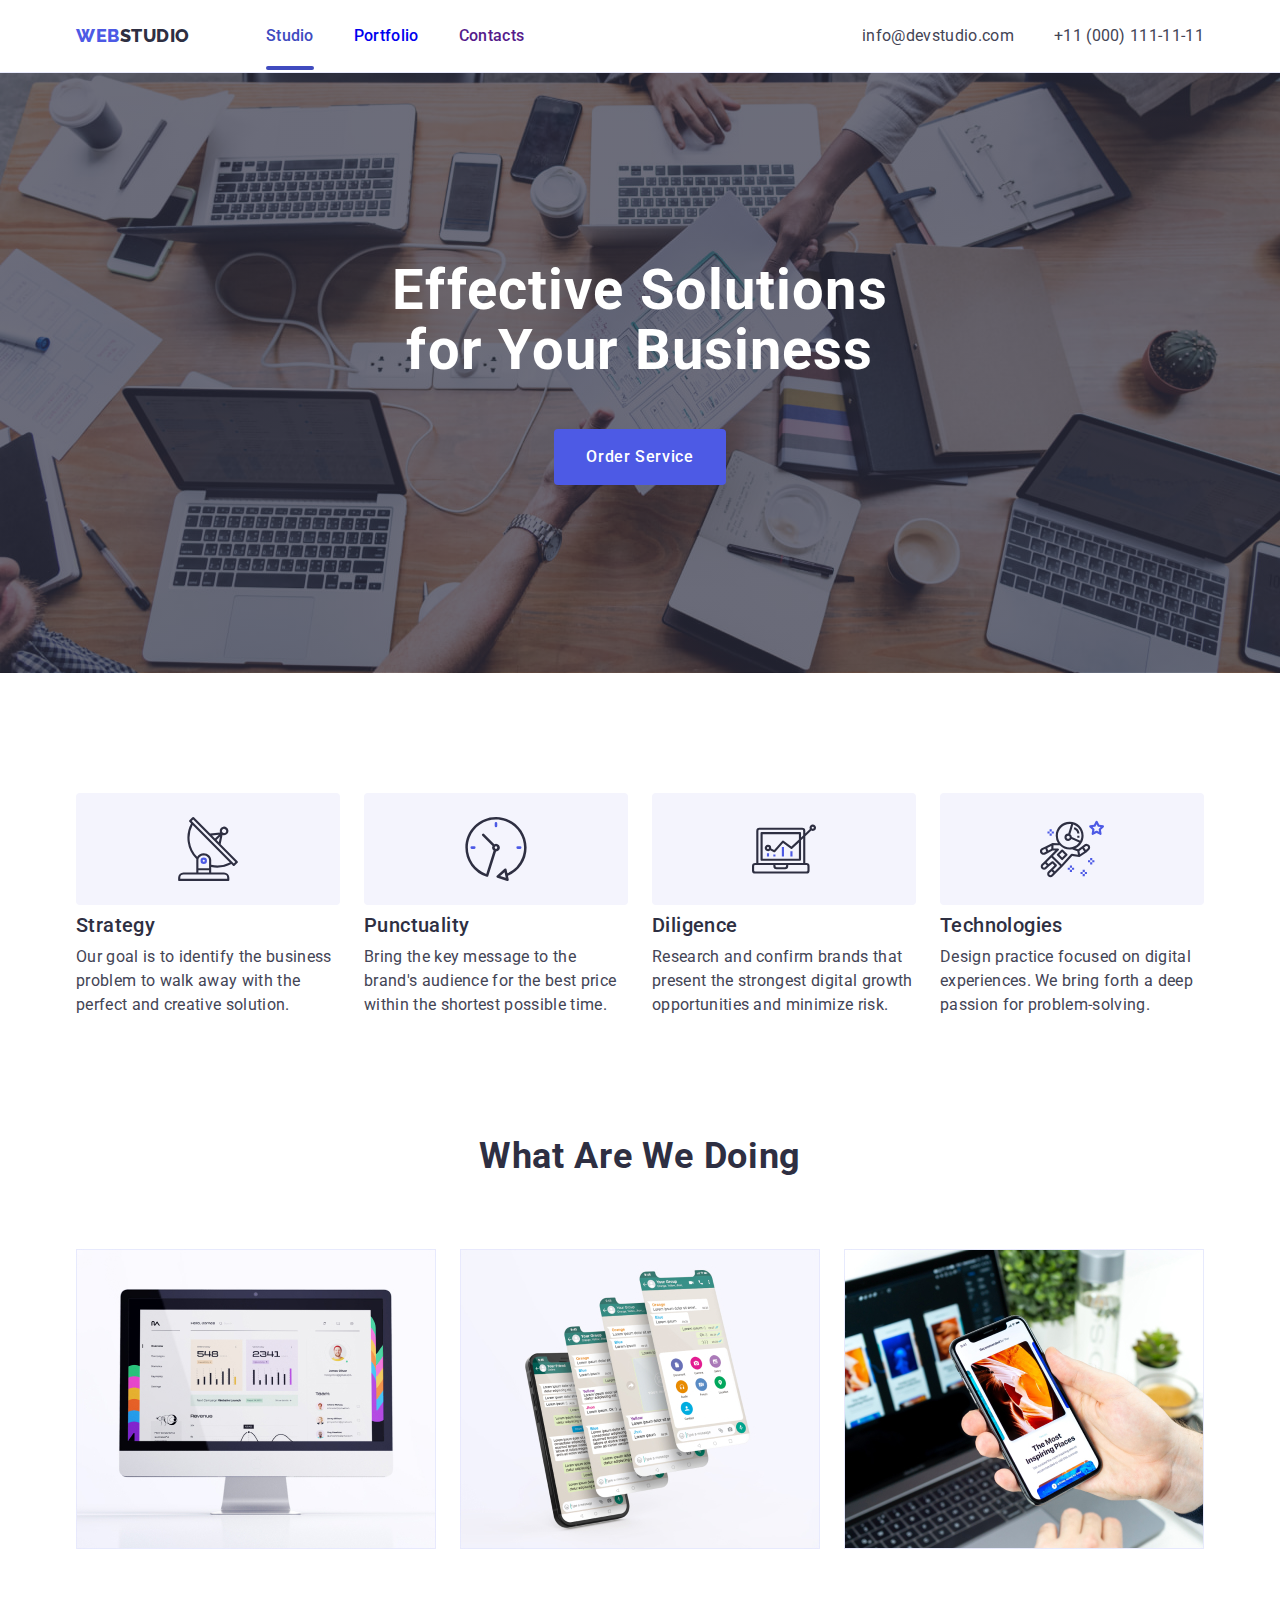
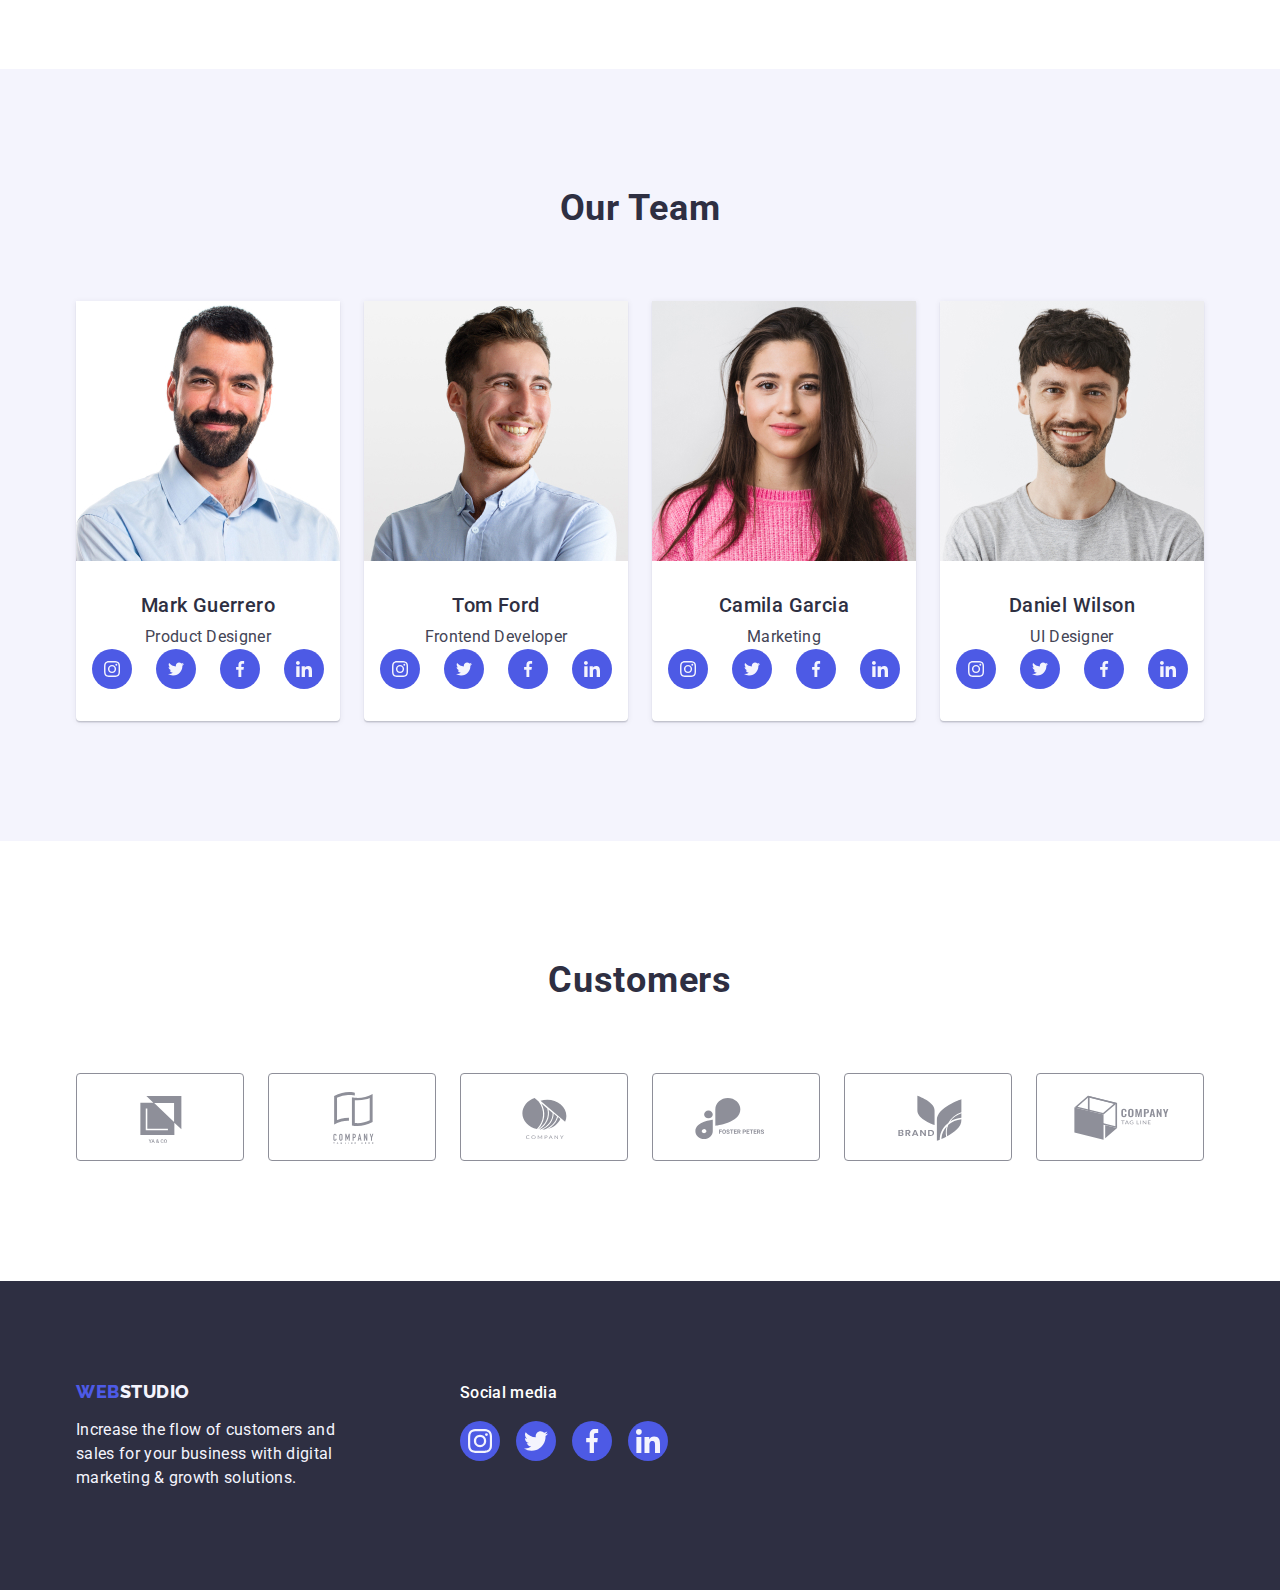
<file: index.html>
<!DOCTYPE html>
<html lang="en">
  <head>
    <meta charset="UTF-8" />
    <meta http-equiv="X-UA-Compatible" content="IE=edge" />
    <meta name="viewport" content="width=device-width, initial-scale=1.0" />
    <title>WEBSTUDIO</title>
    <link
      rel="stylesheet"
      href="https://cdn.jsdelivr.net/npm/modern-normalize@2.0.0/modern-normalize.min.css"
    />
    <link rel="preconnect" href="https://fonts.googleapis.com" />
    <link rel="preconnect" href="https://fonts.gstatic.com" crossorigin />
    <link
      href="https://fonts.googleapis.com/css2?family=Raleway:wght@800&family=Roboto:wght@400;500;700;900&display=swap"
      rel="stylesheet"
    />
    <link rel="stylesheet" href="./css/styles.css" />
  </head>
  <body>
    <!--Header section-->
    <header class="header">
      <div class="header-container container">
        <nav class="header-nav">
          <a class="logo link portfolio-header" href="./index.html">
            Web<span class="studio">Studio</span>
          </a>
          <ul class="nav list header-list">
            <li>
              <a class="link nav-a active" href="./index.html">Studio</a>
            </li>
            <li>
              <a class="link nav-a" href="./portfolio.html">Portfolio</a>
            </li>
            <li>
              <a class="link nav-a" href="">Contacts</a>
            </li>
          </ul>
        </nav>
        <address class="adress">
          <ul class="list header-list">
            <li>
              <a class="mail-number link" href="mailto:info@devstudio.com"
                >info@devstudio.com</a
              >
            </li>
            <li>
              <a class="mail-number link" href="tel:+110001111111"
                >+11 (000) 111-11-11</a
              >
            </li>
          </ul>
        </address>
      </div>
    </header>
    <!--Main block-->
    <main>
      <!--Hero section-->
      <section class="section-hero">
        <div class="container">
          <h1 class="hero-text">Effective Solutions for Your Business</h1>
          <button type="button" class="button-hero" data-modal-open>
            Order Service
          </button>
        </div>
      </section>
      <!--About us-->
      <section class="section-about">
        <div class="container">
          <h2 class="visually-hidden">Not empty</h2>
          <ul class="link list section-list">
            <li class="about-list">
              <div class="about-logo">
                 <svg width="64" height="64">
                    <use href="./images/icons.svg#antenna"></use>
                  </svg>
                </div>
              <h3 class="about">Strategy</h3>
              <p class="about-text">
                Our goal is to identify the business problem to walk away with
                the perfect and creative solution.
              </p>
            </li>
            <li class="about-list">
              <div class="about-logo">
                  <svg width="64" height="64">
                    <use href="./images/icons.svg#clock"></use>
                  </svg>
              </div>
              <h3 class="about">Punctuality</h3>
              <p class="about-text">
                Bring the key message to the brand's audience for the best price
                within the shortest possible time.
              </p>
            </li>
            <li class="about-list">
              <div class="about-logo">               
                  <svg width="64" height="64">
                    <use href="./images/icons.svg#diagram"></use>
                  </svg>
              </div>
              <h3 class="about">Diligence</h3>
              <p class="about-text">
                Research and confirm brands that present the strongest digital
                growth opportunities and minimize risk.
              </p>
            </li>
            <li class="about-list">
              <div class="about-logo">
                  <svg width="64" height="64">
                    <use href="./images/icons.svg#astronaut"></use>
                  </svg>
              </div>
              <h3 class="about">Technologies</h3>
              <p class="about-text">
                Design practice focused on digital experiences. We bring forth a
                deep passion for problem-solving.
              </p>
            </li>
          </ul>
        </div>
      </section>
      <!--What are we doing-->
      <section class="section-our-work">
        <div class="container">
          <h2 class="section-title">What are we doing</h2>
          <ul class="list section-we">
            <li class="our-work">
              <img
                src="./images/about/img1.jpg"
                alt="monitor"
                width="360"
                height="300"
              />
            </li>
            <li class="our-work">
              <img
                src="./images/about/img2.jpg"
                alt="phone"
                width="360"
                height="300"
              />
            </li>
            <li class="our-work">
              <img
                src="./images/about/img3.jpg"
                alt="notebook and phone"
                width="360"
                height="300"
              />
            </li>
          </ul>
        </div>
      </section>
      <!--Our team-->
      <section class="our-team">
        <div class="container">
          <h2 class="section-title">Our Team</h2>
          <ul class="list our-foto">
            <li class="team-foto">
              <img
                src="./images/ourteam/img1.jpg"
                alt="foto Mark Guerrero"
                width="264"
                height="260"
              />
              <div class="team-work">
                <h3 class="name">Mark Guerrero</h3>
                <p class="work">Product Designer</p>
                <ul class="social">
                  <li class="social-link">
                    <a class="team-link" href="" aria-label="Instagram">
                      <svg class="social-link" width="16" height="16">
                        <use href="./images/icons.svg#instagram"></use>
                      </svg>
                    </a>
                  </li>
                  <li class="social-link">
                    <a class="team-link" href="" aria-label="Twitter">
                      <svg class="social-link" width="16" height="16">
                        <use href="./images/icons.svg#twitter"></use>
                      </svg>
                    </a>
                  </li>
                  <li class="social-link">
                    <a class="team-link" href="" aria-label="Fasebooc">
                      <svg class="social-link" width="16" height="16">
                        <use href="./images/icons.svg#facebook"></use>
                      </svg>
                    </a>
                  </li>
                  <li class="social-link">
                    <a class="team-link" href="" aria-label="Linkedin">
                      <svg class="social-link" width="16" height="16">
                        <use href="./images/icons.svg#linkedin"></use>
                      </svg>
                    </a>
                  </li>
                </ul>
              </div>
            </li>
            <li class="team-foto">
              <img
                src="./images/ourteam/img2.jpg"
                alt="foto Tom Ford"
                width="264"
                height="260"
              />
              <div class="team-work">
                <h3 class="name">Tom Ford</h3>
                <p class="work">Frontend Developer</p>
                <ul class="social">
                  <li class="social-link">
                    <a class="team-link" href="" aria-label="Instagram">
                      <svg class="social-link" width="16" height="16">
                        <use href="./images/icons.svg#instagram"></use>
                      </svg>
                    </a>
                  </li>
                  <li class="social-link">
                    <a class="team-link" href="" aria-label="Twitter">
                      <svg class="social-link" width="16" height="16">
                        <use href="./images/icons.svg#twitter"></use>
                      </svg>
                    </a>
                  </li>
                  <li class="social-link">
                    <a class="team-link" href="" aria-label="Fasebooc">
                      <svg class="social-link" width="16" height="16">
                        <use href="./images/icons.svg#facebook"></use>
                      </svg>
                    </a>
                  </li>
                  <li class="social-link">
                    <a class="team-link" href="" aria-label="Linkedin">
                      <svg class="social-link" width="16" height="16">
                        <use href="./images/icons.svg#linkedin"></use>
                      </svg>
                    </a>
                  </li>
                </ul>
              </div>
            </li>
            <li class="team-foto">
              <img
                src="./images/ourteam/img3.jpg"
                alt="foto Camila Garcia"
                width="264"
                height="260"
              />
              <div class="team-work">
                <h3 class="name">Camila Garcia</h3>
                <p class="work">Marketing</p>
                <ul class="social">
                  <li class="social-link">
                    <a class="team-link" href="" aria-label="Instagram">
                      <svg class="social-link" width="16" height="16">
                        <use href="./images/icons.svg#instagram"></use>
                      </svg>
                    </a>
                  </li>
                  <li class="social-link">
                    <a class="team-link" href="" aria-label="Twitter">
                      <svg class="social-link" width="16" height="16">
                        <use href="./images/icons.svg#twitter"></use>
                      </svg>
                    </a>
                  </li>
                  <li class="social-link">
                    <a class="team-link" href="" aria-label="Fasebooc">
                      <svg class="social-link" width="16" height="16">
                        <use href="./images/icons.svg#facebook"></use>
                      </svg>
                    </a>
                  </li>
                  <li class="social-link">
                    <a class="team-link" href="" aria-label="Linkedin">
                      <svg class="social-link" width="16" height="16">
                        <use href="./images/icons.svg#linkedin"></use>
                      </svg>
                    </a>
                  </li>
                </ul>
              </div>
            </li>
            <li class="team-foto">
              <img
                src="./images/ourteam/img4.jpg"
                alt="foto Daniel Wilson"
                width="264"
                height="260"
              />
              <div class="team-work">
                <h3 class="name">Daniel Wilson</h3>
                <p class="work">UI Designer</p>
                <ul class="social">
                  <li class="social-link">
                    <a class="team-link" href="" aria-label="Instagram">
                      <svg class="social-link" width="16" height="16">
                        <use href="./images/icons.svg#instagram"></use>
                      </svg>
                    </a>
                  </li>
                  <li class="social-link">
                    <a class="team-link" href="" aria-label="Twitter">
                      <svg class="social-link" width="16" height="16">
                        <use href="./images/icons.svg#twitter"></use>
                      </svg>
                    </a>
                  </li>
                  <li class="social-link">
                    <a class="team-link" href="" aria-label="Fasebooc">
                      <svg class="social-link" width="16" height="16">
                        <use href="./images/icons.svg#facebook"></use>
                      </svg>
                    </a>
                  </li>
                  <li class="social-link">
                    <a class="team-link" href="" aria-label="Linkedin">
                      <svg class="social-link" width="16" height="16">
                        <use href="./images/icons.svg#linkedin"></use>
                      </svg>
                    </a>
                  </li>
                </ul>
              </div>
            </li>
          </ul>
        </div>
      </section>
      <!--Customers-->
      <section class="customers">
        <div class="container">
          <h2 class="section-title">Customers</h2>
          <ul class="icon">
            <li class="customers-icon">
              <a href="" class="customers-link" aria-label="">
                <svg class="customers-list" width="104" height="56">
                  <use href="./images/icons.svg#logo-1"></use>
                </svg>
              </a>
            </li>
            <li class="customers-icon">
              <a href="" class="customers-link" aria-label="">
                <svg class="customers-list" width="104" height="56">
                  <use href="./images/icons.svg#logo-2"></use>
                </svg>
              </a>
            </li>
            <li class="customers-icon">
              <a href="" class="customers-link" aria-label="">
                <svg class="customers-list" width="104" height="56">
                  <use href="./images/icons.svg#logo-3"></use>
                </svg>
              </a>
            </li>
            <li class="customers-icon">
              <a href="" class="customers-link" aria-label="">
                <svg class="customers-list" width="104" height="56">
                  <use href="./images/icons.svg#logo-4"></use>
                </svg>
              </a>
            </li>
            <li class="customers-icon">
              <a href="" class="customers-link" aria-label="">
                <svg class="customers-list" width="104" height="56">
                  <use href="./images/icons.svg#logo-5"></use>
                </svg>
              </a>
            </li>
            <li class="customers-icon">
              <a href="" class="customers-link" aria-label="">
                <svg class="customers-list" width="104" height="56">
                  <use href="./images/icons.svg#logo-6"></use>
                </svg>
              </a>
            </li>
          </ul>
        </div>
      </section>
    </main>
    <!--Footer section-->
    <footer class="footer">
      <div class="container page-footer-link">
        <div class="footer-container">
          <a class="logo link display" href="./index.html">
            Web<span class="studio-black">Studio</span>
          </a>
          <p class="footer-p">
            Increase the flow of customers and sales for your business with
            digital marketing & growth solutions.
          </p>
        </div>
        <div class="footer-link">
          <p class="text-footer">Social media</p>
          <ul class="link-card-footer list">
            <li class="team-link-card">
              <a
                class="team-link socials-footer"
                href=""
                aria-label="Instagram"
              >
                <svg class="team-icon" width="24" height="24">
                  <use href="./images/icons.svg#instagram"></use>
                </svg>
              </a>
            </li>
            <li class="team-link-card">
              <a class="team-link socials-footer" href="" aria-label="Twitter">
                <svg class="team-icon" width="24" height="24">
                  <use href="./images/icons.svg#twitter"></use>
                </svg>
              </a>
            </li>
            <li class="team-link-card">
              <a class="team-link socials-footer" href="" aria-label="Fasebooc">
                <svg class="team-icon" width="24" height="24">
                  <use href="./images/icons.svg#facebook"></use>
                </svg>
              </a>
            </li>
            <li class="team-link-card">
              <a class="team-link socials-footer" href="" aria-label="Linkedin"
                ><svg class="team-icon" width="24" height="24">
                  <use href="./images/icons.svg#linkedin"></use>
                </svg>
              </a>
            </li>
          </ul>
        </div>
      </div>
    </footer>
    <!--Modal window-->
    <div class="backdrop is-hidden" data-modal>
      <div class="modal">
        <button class="modal-btn" type="button" data-modal-close>
          <svg class="modal-icons" width="8" height="8">
            <use href="./images/icons.svg#close-black"></use>
          </svg>
        </button>
      </div>
    </div>
    <script src="./js/modal.js"></script>
  </body>
</html>
</file>
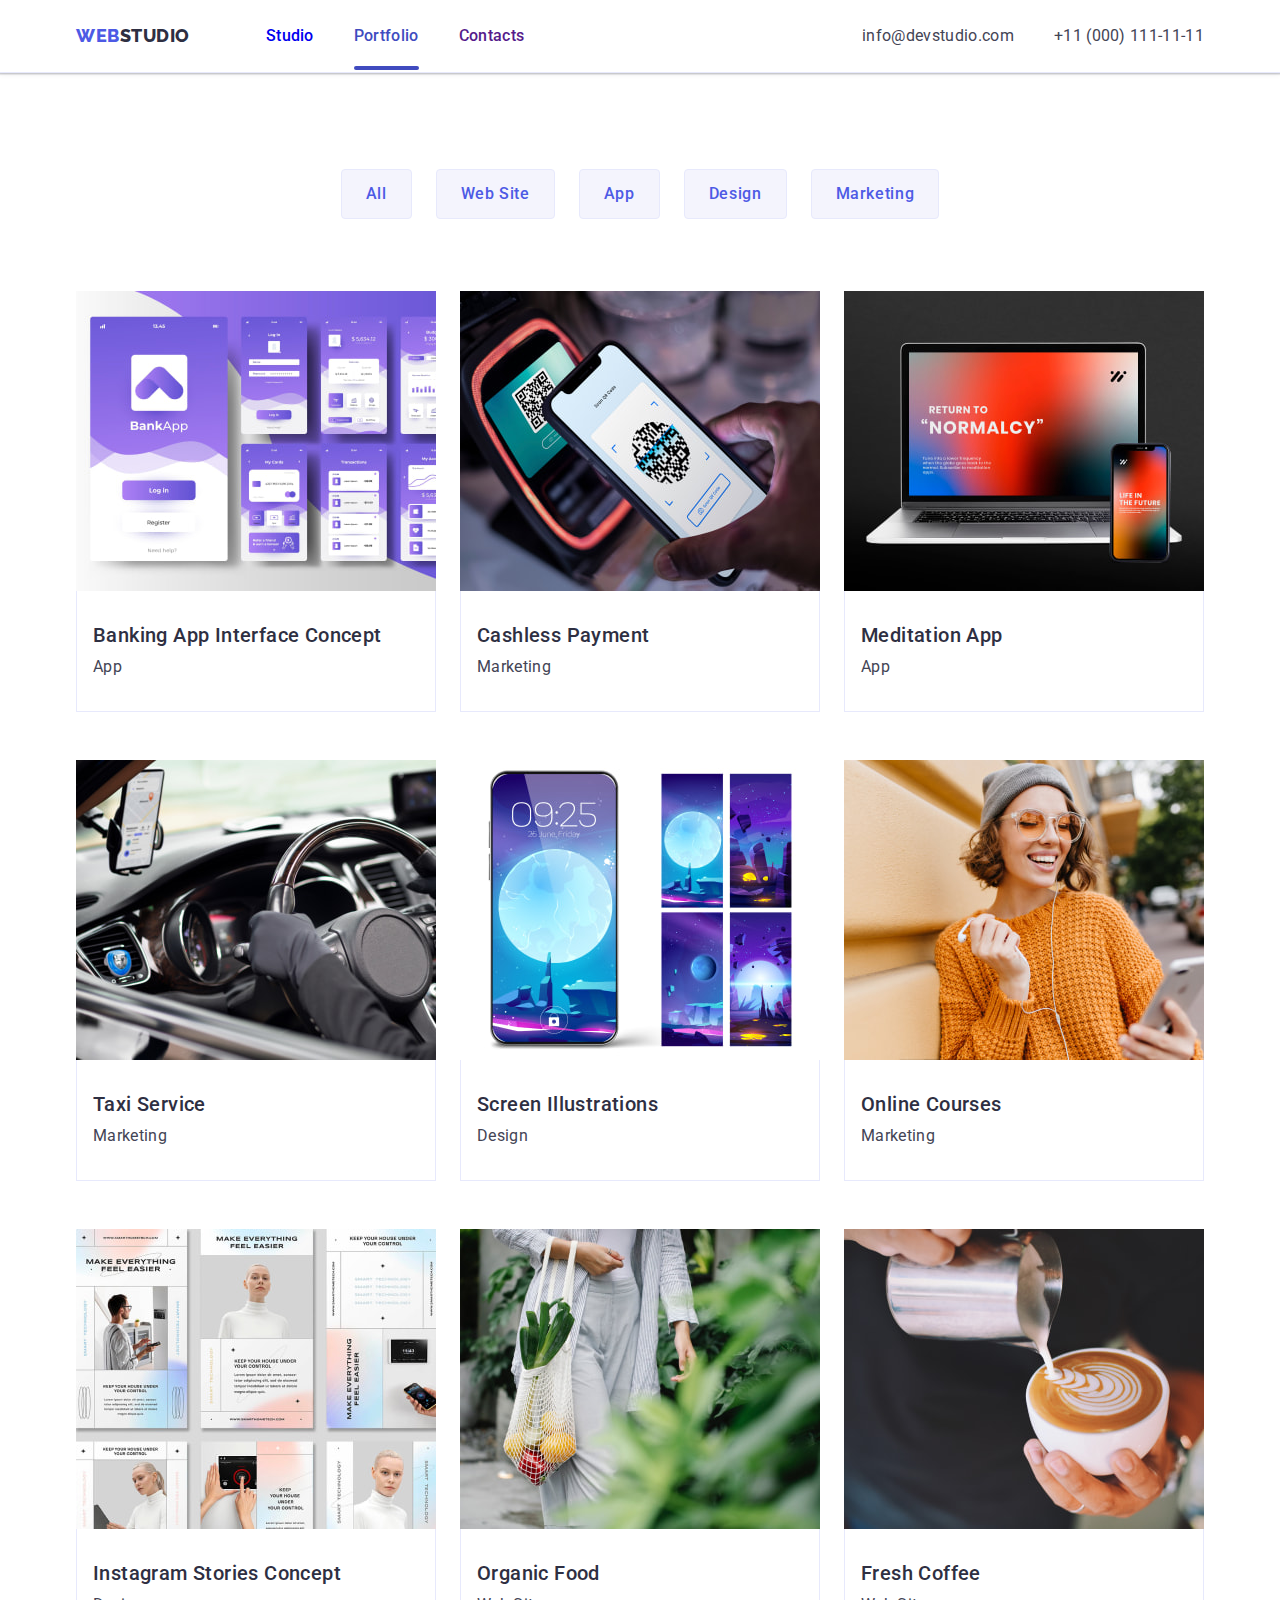
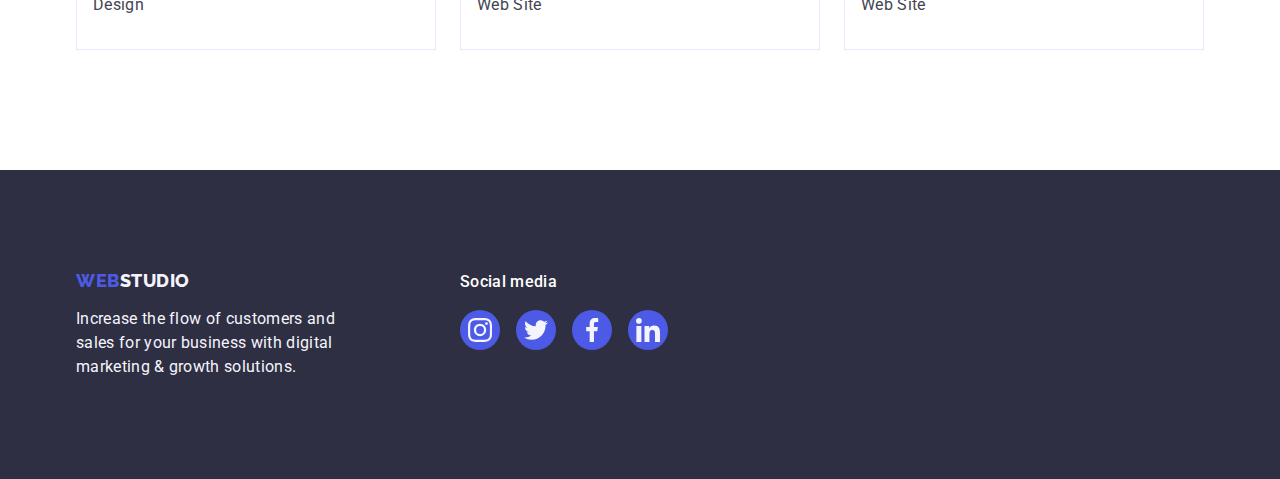
<file: portfolio.html>
<!DOCTYPE html>
<html lang="en">
  <head>
    <meta charset="UTF-8" />
    <meta name="viewport" content="width=device-width, initial-scale=1.0" />
    <title>Portfolio</title>
    <link
      rel="stylesheet"
      href="https://cdn.jsdelivr.net/npm/modern-normalize@2.0.0/modern-normalize.min.css"
    />
    <link rel="preconnect" href="https://fonts.googleapis.com" />
    <link rel="preconnect" href="https://fonts.gstatic.com" crossorigin />
    <link
      href="https://fonts.googleapis.com/css2?family=Raleway:wght@800&family=Roboto:wght@400;500;700;900&display=swap"
      rel="stylesheet"
    />
    <link rel="stylesheet" href="./css/styles.css" />
  </head>
  <body>
    <!--Header section-->
    <header class="header">
      <div class="header-container container">
        <nav class="header-nav">
          <a class="logo link portfolio-header" href="./index.html">
            Web<span class="studio">Studio</span>
          </a>
          <ul class="nav list header-list">
            <li>
              <a class="link nav-a" href="./index.html">Studio</a>
            </li>
            <li>
              <a class="link nav-a active" href="./portfolio.html">Portfolio</a>
            </li>
            <li>
              <a class="link nav-a" href="">Contacts</a>
            </li>
          </ul>
        </nav>
        <address class="adress">
          <ul class="list header-list">
            <li>
              <a class="mail-number link" href="mailto:info@devstudio.com"
                >info@devstudio.com</a
              >
            </li>
            <li>
              <a class="mail-number link" href="tel:+110001111111"
                >+11 (000) 111-11-11</a
              >
            </li>
          </ul>
        </address>
      </div>
    </header>
    <main>
      <!--Navigation sectoin-->
      <section class="main-section">
        <div class="container">
          <h1 class="visually-hidden">Not empty</h1>
          <ul class="list button-portfolio-nav">
            <li><button class="button-portfolio" type="button">All</button></li>
            <li>
              <button class="button-portfolio" type="button">Web Site</button>
            </li>
            <li><button class="button-portfolio" type="button">App</button></li>
            <li>
              <button class="button-portfolio" type="button">Design</button>
            </li>
            <li>
              <button class="button-portfolio" type="button">Marketing</button>
            </li>
          </ul>
          <!--Portfolio section-->
          <ul class="list portfolio-work">
            <li class="container-portfolio">
              <a class="link link-portfolio" href="">
                <div class="card">
                  <img
                    src="./images/portfolio/img1.jpg"
                    alt="Banking App Interface Concept"
                    width="360"
                    height="300"
                  />
                  <p class="overlay">
                    14 Stylish and User-Friendly App Design Concepts · Task
                    Manager App · Calorie Tracker App · Exotic Fruit Ecommerce
                    App · Cloud Storage App
                  </p>
                </div>
                <div class="portfolio-card">
                  <h2 class="portfolio-foto">Banking App Interface Concept</h2>
                  <p class="portfolio-sectoin">App</p>
                </div>
              </a>
            </li>
            <li class="container-portfolio">
              <a class="link link-portfolio" href="">
                <div class="card"> 
                <img
                  src="./images/portfolio/img2.jpg"
                  alt="payment by phone"
                  width="360"
                  height="300"
                />
                <p class="overlay">
                    14 Stylish and User-Friendly App Design Concepts · Task
                    Manager App · Calorie Tracker App · Exotic Fruit Ecommerce
                    App · Cloud Storage App
                  </p>
                   </div>
                <div class="portfolio-card">
                  <h2 class="portfolio-foto">Cashless Payment</h2>
                  <p class="portfolio-sectoin">Marketing</p>
                </div>
                             
              </a>
            </li>
            <li class="container-portfolio">
              <a class="link link-portfolio" href="">
                <div class="card"> 
                <img
                  src="./images/portfolio/img3.jpg"
                  alt="notebook with phone"
                  width="360"
                  height="300"
                />
                 <p class="overlay">
                    14 Stylish and User-Friendly App Design Concepts · Task
                    Manager App · Calorie Tracker App · Exotic Fruit Ecommerce
                    App · Cloud Storage App
                  </p>
                   </div>
                <div class="portfolio-card">
                  <h2 class="portfolio-foto">Meditation App</h2>
                  <p class="portfolio-sectoin">App</p>
                </div>
                </a>
            </li>
            <li class="container-portfolio">
              <a class="link link-portfolio" href="">
                <div class="card"> 
                <img
                  src="./images/portfolio/img4.jpg"
                  alt="in car"
                  width="360"
                  height="300"
                />
                <p class="overlay">
                    14 Stylish and User-Friendly App Design Concepts · Task
                    Manager App · Calorie Tracker App · Exotic Fruit Ecommerce
                    App · Cloud Storage App
                  </p>
                </div> 
                 <div class="portfolio-card">
                  <h2 class="portfolio-foto">Taxi Service</h2>
                  <p class="portfolio-sectoin">Marketing</p>
                </div>
              </a>
                </li>
            <li class="container-portfolio">
              <a class="link link-portfolio" href="">
                <div class="card"> 
                <img
                  src="./images/portfolio/img5.jpg"
                  alt="phone"
                  width="360"
                  height="300"
                />
                <p class="overlay">
                    14 Stylish and User-Friendly App Design Concepts · Task
                    Manager App · Calorie Tracker App · Exotic Fruit Ecommerce
                    App · Cloud Storage App
                  </p>
                </div> 
                 <div class="portfolio-card">
                  <h2 class="portfolio-foto">Screen Illustrations</h2>
                  <p class="portfolio-sectoin">Design</p>
                </div>
                </a>
            </li>
            <li class="container-portfolio">
              <a class="link link-portfolio" href="">
                <div class="card"> 
                <img
                  src="./images/portfolio/img6.jpg"
                  alt="girl in glasses"
                  width="360"
                  height="300"
                />
                <p class="overlay">
                    14 Stylish and User-Friendly App Design Concepts · Task
                    Manager App · Calorie Tracker App · Exotic Fruit Ecommerce
                    App · Cloud Storage App
                  </p>
                </div>
                <div class="portfolio-card">
                  <h2 class="portfolio-foto">Online Courses</h2>
                  <p class="portfolio-sectoin">Marketing</p>
                </div>
                </a>
            </li>
            <li class="container-portfolio">
              <a class="link link-portfolio" href="">
                <div class="card"> 
                <img
                  src="./images/portfolio/img7.jpg"
                  alt="instagram stories concept"
                  width="360"
                  height="300"
                />
                <p class="overlay">
                    14 Stylish and User-Friendly App Design Concepts · Task
                    Manager App · Calorie Tracker App · Exotic Fruit Ecommerce
                    App · Cloud Storage App
                  </p>
                </div>
                <div class="portfolio-card">
                  <h2 class="portfolio-foto">Instagram Stories Concept</h2>
                  <p class="portfolio-sectoin">Design</p>
                </div>
                </a>
            </li>
            <li class="container-portfolio">
              <a class="link link-portfolio" href="">
                <div class="card"> 
                <img
                  src="./images/portfolio/img8.jpg"
                  alt="food in bag"
                  width="360"
                  height="300"
                />
                <p class="overlay">
                    14 Stylish and User-Friendly App Design Concepts · Task
                    Manager App · Calorie Tracker App · Exotic Fruit Ecommerce
                    App · Cloud Storage App
                  </p>
                </div> 
                <div class="portfolio-card">
                  <h2 class="portfolio-foto">Organic Food</h2>
                  <p class="portfolio-sectoin">Web Site</p>
                </div>
               </a>
            </li>
            <li class="container-portfolio">
              <a class="link link-portfolio" href="">
                <div class="card"> 
                <img
                  src="./images/portfolio/img9.jpg"
                  alt="coffee in a cap"
                  width="360"
                  height="300"
                />
                <p class="overlay">
                    14 Stylish and User-Friendly App Design Concepts · Task
                    Manager App · Calorie Tracker App · Exotic Fruit Ecommerce
                    App · Cloud Storage App
                  </p>
                </div> 
                <div class="portfolio-card">
                  <h2 class="portfolio-foto">Fresh Coffee</h2>
                  <p class="portfolio-sectoin">Web Site</p>
                </div>
                </a>
            </li>
          </ul>
        </div>
      </section>
    </main>
    <!--Footer section-->
    <footer class="footer">
      <div class="container page-footer-link">
        <div class="footer-container">
          <a class="logo link display" href="./index.html">
            Web<span class="studio-black">Studio</span>
          </a>
          <p class="footer-p">
            Increase the flow of customers and sales for your business with
            digital marketing & growth solutions.
          </p>
        </div>
        <div class="footer-link">
          <p class="text-footer">Social media</p>
          <ul class="link-card-footer list">
            <li class="team-link-card">
              <a
                class="team-link socials-footer"
                href=""
                aria-label="Instagram"
              >
                <svg class="team-icon" width="24" height="24">
                  <use href="./images/icons.svg#instagram"></use>
                </svg>
              </a>
            </li>
            <li class="team-link-card">
              <a class="team-link socials-footer" href="" aria-label="Twitter">
                <svg class="team-icon" width="24" height="24">
                  <use href="./images/icons.svg#twitter"></use>
                </svg>
              </a>
            </li>
            <li class="team-link-card">
              <a class="team-link socials-footer" href="" aria-label="Fasebooc">
                <svg class="team-icon" width="24" height="24">
                  <use href="./images/icons.svg#facebook"></use>
                </svg>
              </a>
            </li>
            <li class="team-link-card">
              <a class="team-link socials-footer" href="" aria-label="Linkedin"
                ><svg class="team-icon" width="24" height="24">
                  <use href="./images/icons.svg#linkedin"></use>
                </svg>
              </a>
            </li>
          </ul>
        </div>
      </div>
    </footer>
  </body>
</html>
</file>
<file: css/styles.css>
:root {
  --background-color: #ffffff;
  --section-title-color: #2e2f42;
  --button-portfolio-color: #4d5ae5;
  --button-background-color: #f4f4fd;
  --portfolio-foto-color: #2e2f42;
  --portfolio-sectoin-color: #434455;
  --cornflower: #e7e9fc;
  --white: #fff;
  --color-buttom: #e7e9fc;
  --button-portfolio-border: #e7e9fc;
  --lightslate: #8e8f99;
  }

body {
  font-family: 'Roboto', sans-serif;
  color: #434455;
  background-color: #ffffff;
  letter-spacing: 0.02em;
}
/* Reset */
h1,
h2,
h3,
h4,
h5,
h6,
p {
  margin: 0;
}

ul,
ol {
  list-style: none;
  margin: 0;
  padding: 0;
}
.visually-hidden {
  position: absolute;
  width: 1px;
  height: 1px;
  margin: -1px;
  border: 0;
  padding: 0;
  white-space: nowrap;
  clip-path: inset(100%);
  clip: rect(0 0 0 0);
  overflow: hidden;
}
img {
  display: block;
}
.link {
  text-decoration: none;
}
.list {
  list-style: none;
}
.header-container {
  display: flex;
  align-items: center;
  justify-content: space-between;
}
.container {
  width: 1158px;
  margin-left: auto;
  margin-right: auto;
  padding-left: 15px;
  padding-right: 15px;

  /* outline: 2px solid red;
  outline-offset: -2px; */
}

/* Header */
.header {
  border-bottom: 1px solid #e7e9fc;
  background: white, #fff;
  margin: auto;
  box-shadow: 0px 1px 6px 0px rgba(46, 47, 66, 0.08),
    0px 1px 1px 0px rgba(46, 47, 66, 0.16),
    0px 2px 1px 0px rgba(46, 47, 66, 0.08);
  }
.header-nav {
  display: flex;
  align-items: center;
}
.header-list {
  display: flex;
  align-items: center;
  gap: 40px;
  padding: 24px 0;
}
.logo {
  font-family: 'Raleway', sans-serif;
  font-weight: 800;
  font-size: 18px;
  line-height: 1.17;
  letter-spacing: 0.03em;
  text-transform: uppercase;
  color: #4d5ae5;
  display: flex;
  align-items: center;
  margin-right: 76px;
}

.studio {
  color: #2e2f42;
}
.studio-black {
  color: #f4f4fd;
}
.nav a {
  font-weight: 500;
  font-size: 16px;
  line-height: 1.5;
  letter-spacing: 0.02em;
  transition: color 250ms cubic-bezier(0.4, 0, 0.2, 1);
}
.active{
  color: #404bbf; 
}

.nav a:active,
.nav a:focus,
.nav a:hover {
  color: #404bbf;
}
.nav-a {
  padding: 24px 0;
  position: relative;
}
.nav-a.active::after {
  content: '';
  position: absolute;
  bottom: -1px;
  left: 0;
  display: block;
  width: 100%;
  height: 4px;
  background-color: #404bbf;
  border-radius: 2px;
}

.nav-a:active::after {
  content: '';
  position: absolute;
  bottom: 0;
  left: 0;
  display: block;
  width: 100%;
  height: 4px;
  background-color: #404bbf;
  border-radius: 2px;
  transition: 250ms cubic-bezier(0.4, 0, 0.2, 1);
}
.adress {
  font-style: normal;
  transition: color 250ms cubic-bezier(0.4, 0, 0.2, 1);
}
.adress a {
  font-weight: 400;
  font-size: 16px;
  line-height: 1.5;
  color: #434455;
}
.adress:hover,
.adress:focus {
  color: #404bbf;
}

.mail-number {
  font-style: normal;
  transition: color 250ms cubic-bezier(0.4, 0, 0.2, 1);
}
.mail-number:active,
.mail-number:hover,
.mail-number:focus {
  color: #404bbf;
}
/* Hero sectoin */
.section-hero {
  font-weight: 700;
  font-size: 56px;
  line-height: 1.07;
  text-align: center;
  color: #ffffff;
  background: #2e2f42;
  padding: 188px 0;
  background-image: linear-gradient(rgba(46, 47, 66, 0.7), rgba(46, 47, 66, 0.7)), url(../images/hero/people-office.jpg);
  background-repeat: no-repeat;
  background-size: cover;
  background-position: center;
  max-width: 1440px;
  margin: 0 auto;
  position: relative;
  transition: background-color 250ms cubic-bezier(0.4, 0, 0.2, 1);
 }

.hero-text {
  font-size: 56px;
  line-height: 1.07;
  letter-spacing: 0.02em;
  max-width: 496px;
  margin-left: auto;
  margin-right: auto;
  margin-bottom: 48px;
}
.section-title {
  color: var(--section-title-color);
  font-size: 36px;
  line-height: 1.11;
  text-align: center;
  text-transform: capitalize;
  letter-spacing: 0.02em;
  margin-bottom: 72px;
}

.button-hero {
  font-family: 'Roboto', sans-serif;
  font-weight: 500;
  font-size: 16px;
  line-height: 1.5;
  letter-spacing: 0.04em;
  cursor: pointer;
  color: #ffffff;
  background: #4d5ae5;
  padding: 16px 32px;
  display: block;
  min-width: 169px;
  height: 56px;
  border: none;
  border-radius: 4px;
  margin-left: auto;
  margin-right: auto;
  transition: background-color 250ms cubic-bezier(0.4, 0, 0.2, 1);
   }

.button-hero:hover,
.button-hero:focus {
  background: #404bbf;
}
.section-about {
  padding: 120px 0;
  display: flex;
}
.section-list {
  gap: 24px;
  display: flex;
}
.about {
  font-weight: 500;
  font-size: 20px;
  line-height: 1.2;
  color: #2e2f42;
  letter-spacing: 0.02em;
  margin-bottom: 8px;
}
.about-list {
  width: calc((100% - 72px) / 4);
  }
.about-logo{
  display: flex;
  justify-content: center;
  align-items: center;
  width: 264px;
  height: 112px;
  flex-shrink: 0;
  border-radius: 4px;
  background: #f4f4fd;
  margin-bottom: 8px;
  background-color: #f4f4fd;
}
.about-text {
  font-weight: 400;
  font-size: 16px;
  line-height: 1.5;
  color: #434455;
  width: 264px;
}
.section-our-work {
  padding-bottom: 120px;
}
.section-we {
  display: flex;
  gap: 24px;
}
.our-work {
  display: flex;
  gap: 24px;
  width: calc((100% - 48px) / 3);
}
.our-team {
  background-color: #f4f4fd;
  padding: 120px 0;
}
.our-foto {
  display: flex;
  gap: 24px;
}
.team-foto {
  background-color: #ffffff;
  width: calc((100% - 72px) / 4);
  border-radius: 0px 0px 4px 4px;
  box-shadow: 0px 1px 6px rgba(46, 47, 66, 0.08), 0px 1px 1px rgba(46, 47, 66, 0.16), 0px 2px 1px rgba(46, 47, 66, 0.08);
}
.name {
  font-weight: 500;
  font-size: 20px;
  line-height: 1.2;
  color: #2e2f42;
  letter-spacing: 0.02em;
  background-color: #ffffff;
  text-align: center;
  margin-bottom: 8px;
}

.work {
  font-weight: 400;
  font-size: 16px;
  line-height: 1.5;
  color: #434455;
  text-align: center;
}
.team-work {
  padding: 32px 0;
}
.social{
  display: flex;
  justify-content: center;
  gap: 24px;
}
.team-link{
  display: flex;
  justify-content: center;
  align-items: center;
  width: 40px;
  height: 40px;
  border-radius: 50%;
  background-color: #4d5ae5;
  transition: background-color 250ms cubic-bezier(0.4, 0, 0.2, 1);
}
.team-link:hover{
  background-color: #404bbf;;
}
.team-link:focus {
  background-color: #404bbf;;
}

.social-link{
   fill:  #f4f4fd;
  }
/*Customers*/
.customers {
  padding-bottom: 120px;
  padding-top: 120px;
}
.icon {
  display: flex;
  justify-content: center;
  gap: 24px;
}

.customers-link {
  display: flex;
  justify-content: center;
  align-items: center;
  width: 168px;
  height: 88px;
  flex-shrink: 0;
  border-radius: 4px;
  border: 1px solid var(--lightslate);
  background: #fff;
  color: #8e8f99;
  transition: border-color 250ms cubic-bezier(0.4, 0, 0.2, 1), color 250ms cubic-bezier(0.4, 0, 0.2, 1);
}

.customers-link:hover {
  border-color: #404bbf;
  color: #404bbf;
  }

.customers-link:focus {
  border-color: #404bbf;
  color: #404bbf;
  }
/* .customers-link:hover .customers-list {
  fill: #404bbf;
  color: #404bbf;
  border-color: #404bbf;
} */

.customers-link:active .customers-list {
  fill: #404bbf;
  color: #404bbf;
  border-color: #404bbf;
}

.customers-list{
  fill: currentColor; 
}

.footer {
  background-color: #2e2f42;
  padding: 100px 0;
}
.page-footer-link{
  display: flex;
  align-items: baseline; 
}
.footer-container{
  margin-right: 120px; 
}
.text-footer{
 font-size: 16px;
  font-family: Roboto;
  font-style: normal;
  font-weight: 500;
  line-height: 1.5;
  letter-spacing: 0.32px;
  color: var(--background-color);
  margin-bottom: 16px; 
}
.link-card-footer{
 display: flex;
  gap: 16px; 
}
.team-link {
  transition: background-color 250ms cubic-bezier(0.4, 0, 0.2, 1);
}
.socials-footer{
width: 40px; 
height: 40px; 
}

.socials-footer:hover,
.socials-footer:focus {
  background-color:  #31d0aa;
}
.team-icon{
  fill: #f4f4fd;
}

.display {
  display: inline-block;
  margin-bottom: 16px;
}
.footer-p {
  line-height: 1.5;
  color: #f4f4fd;
  width: 264px;
  height: 72px;
}
/* Modal icons*/
.backdrop {
  position: fixed;
  top: 0;
  left: 0;
  width: 100%;
  height: 100%;
  background-color: rgba(46, 47, 66, 0.4);
  z-index: 100;
  transition: opacity 250ms cubic-bezier(0.4, 0, 0.2, 1), visibility 250ms cubic-bezier(0.4, 0, 0.2, 1);
}
.backdrop.is-hidden{
  opacity: 0;
  pointer-events: none;
  visibility: hidden;
}

.modal {
  position: absolute;
  top: 50%;
  left: 50%;
  width: 408px;
  min-height: 584px;
  background: #fcfcfc;;
  border-radius: 4px;
  box-shadow: 0px 2px 1px 0px rgba(0, 0, 0, 0.2), 0px 1px 3px 0px rgba(0, 0, 0, 0.12), 0px 1px 1px 0px rgba(0, 0, 0, 0.14);
  transition: transform 250ms cubic-bezier(0.4, 0, 0.2, 1);
  transform: translate(-50%, -50%) scale(1);
  padding: 72px 24px;

}
.modal-btn{
  position: absolute;
  top: 24px;
  right: 24px;
  background-color: #E7E9FC;
  width: 24px;
  height: 24px;
  border-radius: 50%;
  border: none;
  padding: 0;
  cursor: pointer;
  display: flex;
  align-items: center;
  justify-content: center;
  border: 1px solid rgba(0, 0, 0, 0.10);
  transition: background-color 250ms cubic-bezier(0.4, 0, 0.2, 1), border 250ms cubic-bezier(0.4, 0, 0.2, 1);
}
.modal-btn:hover{
 background-color: #404bbf;
 border: none;
 fill: #ffffff; 
}
.modal-btn:focus{
 background-color: #404bbf;
 border: none;
 fill: #ffffff; 
}

.modal-icons {
  stroke: 2e2F42;
  top: 0;
  left: 0;
  transition: fill 250ms cubic-bezier(0.4, 0, 0.2, 1);
}
/* Portfolio list */
.main-section {
  padding-top: 96px;
  padding-bottom: 120px;
}
.portfolio-header {
  padding: 24px 0;
}
.button-portfolio {
  font-family: 'Roboto', sans-serif;
  font-weight: 500;
  font-size: 16px;
  line-height: 1.5;
  letter-spacing: 0.04em;
  color: var(--button-portfolio-color);
  background-color: var(--button-background-color);
  cursor: pointer;
  padding: 12px 24px;
  border: 1px solid var(--button-portfolio-border);
  border-radius: 4px;
  transition: color 250ms cubic-bezier(0.4, 0, 0.2, 1),
  background-color 250ms cubic-bezier(0.4, 0, 0.2, 1),
  border-color 250ms cubic-bezier(0.4, 0, 0.2, 1),
  box-shadow 250ms cubic-bezier(0.4, 0, 0.2, 1);
}
.button-portfolio-nav {
  display: flex;
  gap: 24px;
  justify-content: center;
  margin-bottom: 72px;
  color: var(--color bottom);
}

.button-portfolio:hover {
  color: #ffffff;
  background-color: #404bbf;
  cursor: pointer;
  border: 1px solid transparent;
  box-shadow: 0px 3px 1px rgba(0, 0, 0, 0.1), 0px 2px 1px rgba(0, 0, 0, 0.08),
    0px 2px 2px rgba(0, 0, 0, 0.12);
}
.button-portfolio:focus {
  color: #ffffff;
  background-color: #404bbf;
  border: 1px solid transparent;
  box-shadow: 0px 3px 1px rgba(0, 0, 0, 0.1), 0px 2px 1px rgba(0, 0, 0, 0.08),
    0px 2px 2px rgba(0, 0, 0, 0.12);
}
.portfolio-foto {
  font-weight: 500;
  font-size: 20px;
  line-height: 1.2;
  letter-spacing: 0.02em;
  color: var(--portfolio-foto-color);
  margin-bottom: 8px;
  overflow: hidden;
}
.portfolio-work {
  display: flex;
  flex-wrap: wrap;
  column-gap: 24px;
  justify-content: center;
  row-gap: 48px;
}
.container-portfolio {
  width: calc((100% - 48px) / 3);
  position: relative;
  overflow: hidden;
  display: block;
}

.link-portfolio{
  transition: box-shadow 250ms cubic-bezier(0.4, 0, 0.2, 1);
  display: block;
}
.link-portfolio:hover,
.link-portfolio:focus {
 transform: translateY(0%);
 box-shadow: 0px 1px 6px rgba(46, 47, 66, 0.08), 0px 1px 1px rgba(46, 47, 66, 0.16), 0px 2px 1px rgba(46, 47, 66, 0.08);
}

.link-portfolio:hover .overlay,
.link-portfolio:focus .overlay{
 transform: translateY(0%);
 box-shadow: 0px 1px 6px rgba(46, 47, 66, 0.08), 0px 1px 1px rgba(46, 47, 66, 0.16), 0px 2px 1px rgba(46, 47, 66, 0.08);
  }
.card{
 position: relative; 
 overflow: hidden; 
}

.container-portfolio:hover,
.container-portfolio:focus {
  transform: translateY(0%);
  box-shadow: 0px 1px 6px rgba(46, 47, 66, 0.08), 0px 1px 1px rgba(46, 47, 66, 0.16), 0px 2px 1px rgba(46, 47, 66, 0.08);
}
.portfolio-sectoin {
  font-size: 16px;
  line-height: 1.5;
  letter-spacing: 0.02em;
  color: var(--portfolio-sectoin-color);
  }
  
.portfolio-card {
  border: 1px solid var(--cornflower, #e7e9fc);
  border-top: none;
  background: var(--white, #fff);
  padding: 32px 16px;
}


.container-portfolio:hover .overlay{
transform: translateY(0);
box-shadow: 0px 1px 6px rgba(46, 47, 66, 0.08), 0px 1px 1px rgba(46, 47, 66, 0.16), 0px 2px 1px rgba(46, 47, 66, 0.08);
}
.container-portfolio:focus .overlay{
  transform: translateY(0);
  box-shadow: 0px 1px 6px rgba(46, 47, 66, 0.08), 0px 1px 1px rgba(46, 47, 66, 0.16), 0px 2px 1px rgba(46, 47, 66, 0.08);
}
.overlay{
position: absolute;
top: 0;
left: 0;  
color: var(--cloud, #F4F4FD);    
width: 100%;
height: 100%;
flex-shrink: 0;
border: 1px solid var(--cloud, #F4F4FD);
background: var(--iris, #4D5AE5);
padding: 40px 32px;
font-size: 16px;
font-family: Roboto;
font-style: normal;
font-weight: 400;
line-height: 24px;
letter-spacing: 0.32px;
transform: translateY(100%);
transition: transform 250ms cubic-bezier(0.4, 0, 0.2, 1);
}
</file>
